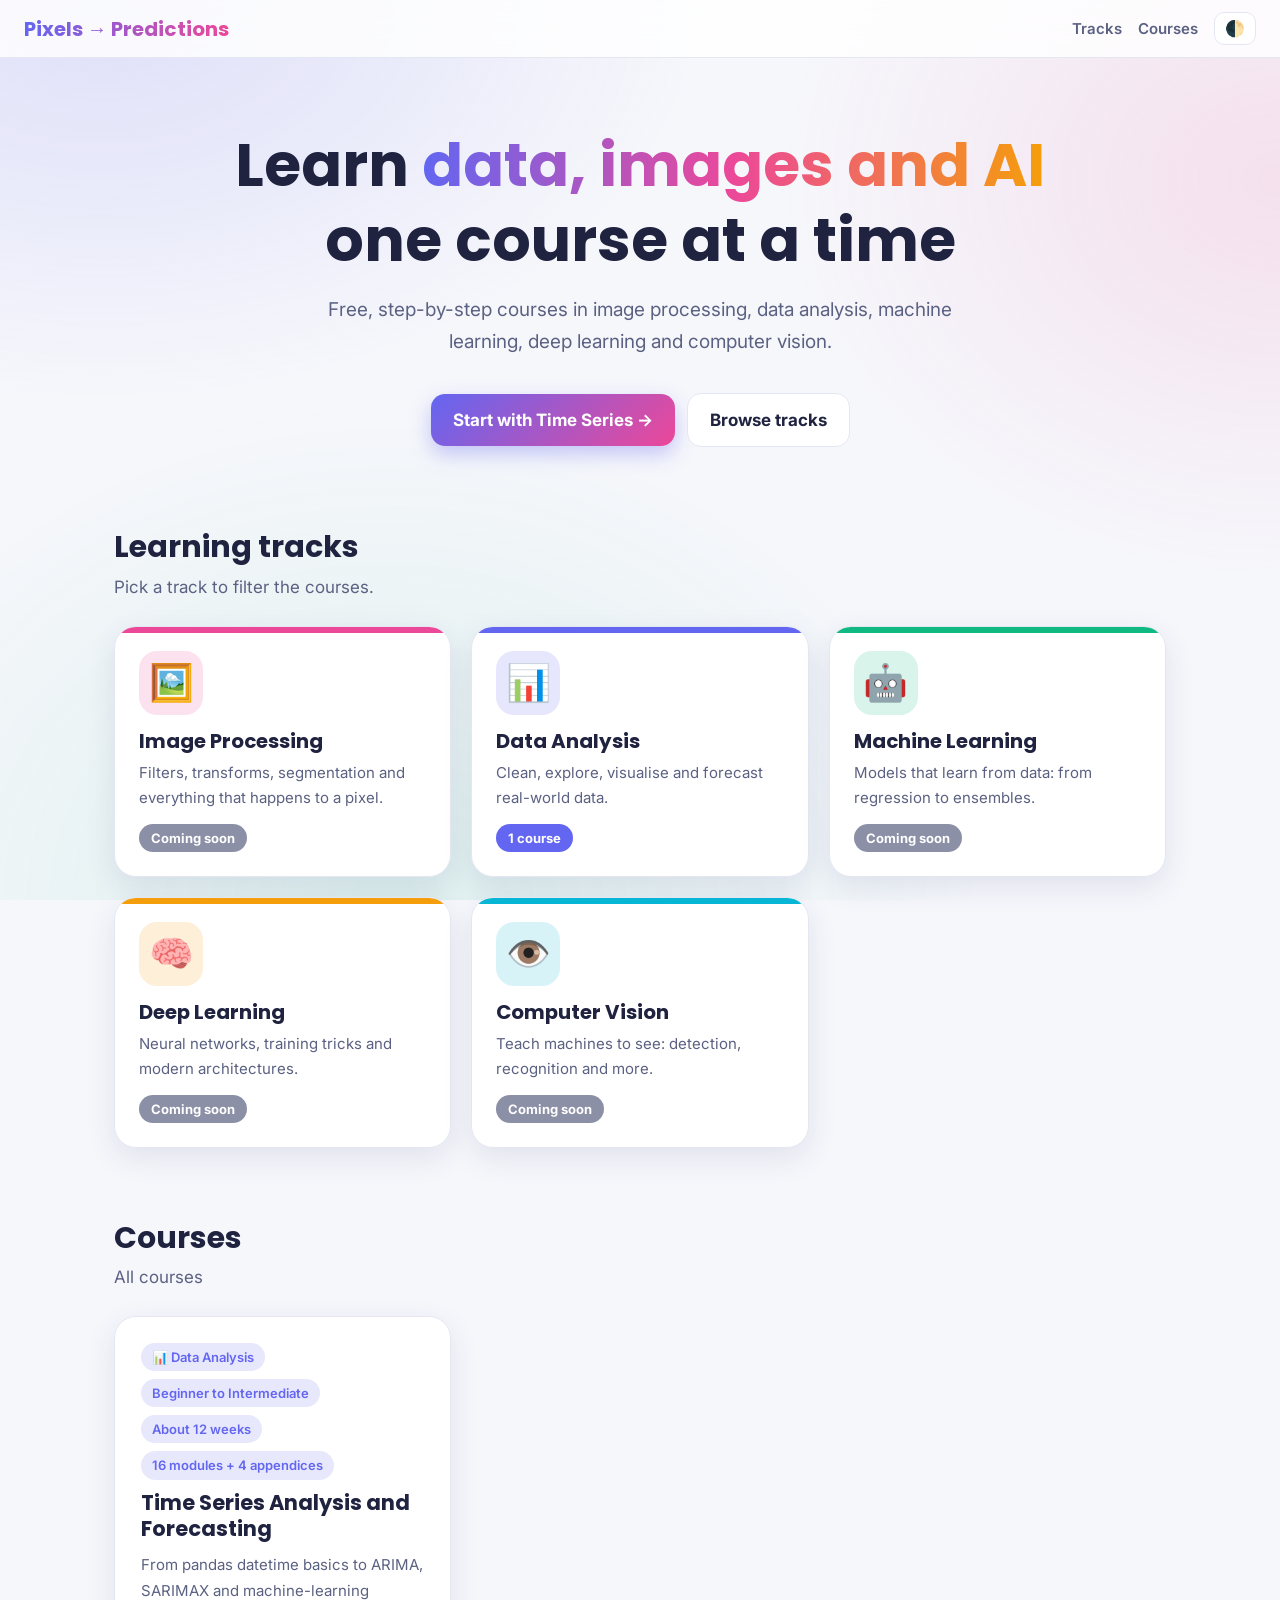
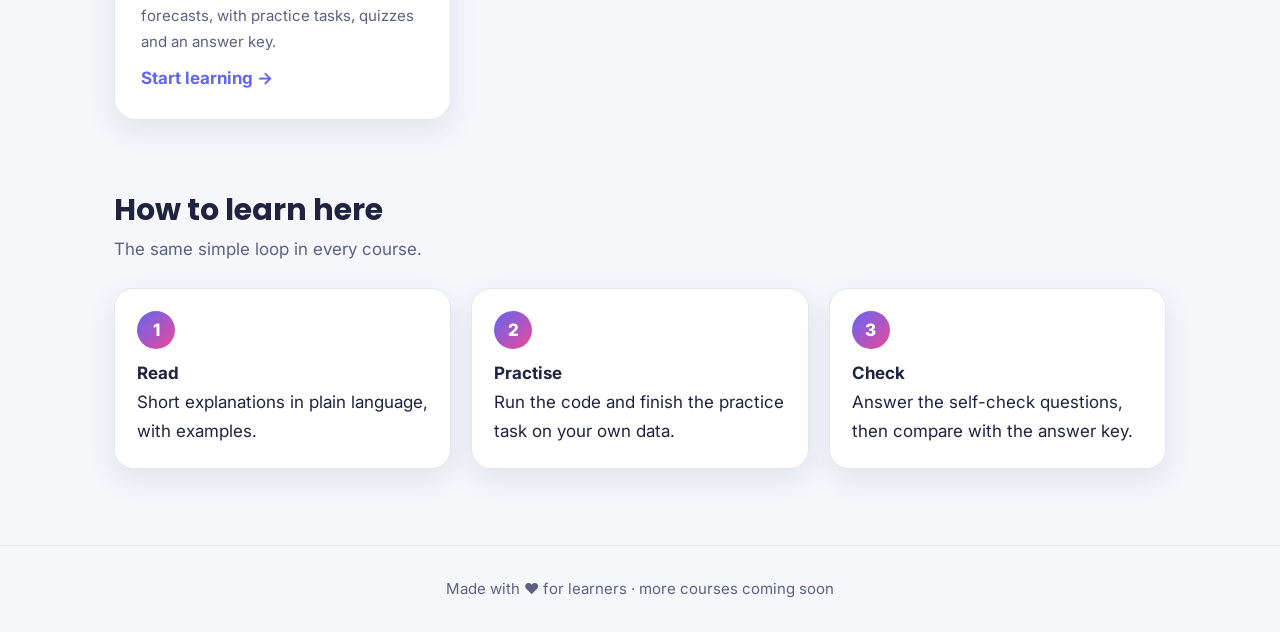
<file: index.html>
<!doctype html><html lang="en"><head><meta charset="utf-8"><meta name="viewport" content="width=device-width,initial-scale=1">
<title>Pixels to Predictions | Learn Data, ML, Deep Learning and Vision</title>
<meta name="description" content="Free, colourful courses in image processing, data analysis, machine learning, deep learning and computer vision.">
<link rel="preconnect" href="https://fonts.googleapis.com"><link href="https://fonts.googleapis.com/css2?family=Inter:wght@400;600&family=Poppins:wght@600;700;800&display=swap" rel="stylesheet">
<link rel="stylesheet" href="assets/site.css">
<script>try{var t=localStorage.getItem("theme");if(t)document.documentElement.dataset.theme=t}catch(e){}</script></head><body>
<header class="topbar"><a class="logo" href="index.html">Pixels → Predictions</a>
<nav><a href="#tracks">Tracks</a><a href="#courses">Courses</a><button class="iconbtn" id="theme" aria-label="Toggle theme">🌓</button></nav></header>
<main class="wrap">
<section class="hero"><h1>Learn <span class="grad">data, images and AI</span><br>one course at a time</h1>
<p>Free, step-by-step courses in image processing, data analysis, machine learning, deep learning and computer vision.</p>
<a class="btn" href="courses/time-series.html">Start with Time Series →</a><a class="btn ghost" href="#tracks">Browse tracks</a></section>
<section class="block" id="tracks"><h2>Learning tracks</h2><p class="sub">Pick a track to filter the courses.</p><div class="grid" id="trackGrid"></div></section>
<section class="block" id="courses"><h2>Courses</h2><p class="sub" id="filterNote">All courses</p><div class="grid" id="courseGrid"></div></section>
<section class="block"><h2>How to learn here</h2><p class="sub">The same simple loop in every course.</p>
<div class="steps"><div><b>Read</b><br>Short explanations in plain language, with examples.</div><div><b>Practise</b><br>Run the code and finish the practice task on your own data.</div><div><b>Check</b><br>Answer the self-check questions, then compare with the answer key.</div></div></section>
</main><footer>Made with ❤️ for learners · more courses coming soon</footer>
<script src="assets/courses.js"></script>
<script>
var active=null,T=document.getElementById("trackGrid"),C=document.getElementById("courseGrid"),N=document.getElementById("filterNote");
function track(id){return TRACKS.find(function(t){return t.id===id})}
function drawTracks(){T.innerHTML="";TRACKS.forEach(function(t){var n=COURSES.filter(function(c){return c.track===t.id}).length,d=document.createElement("div");
d.className="track"+(active===t.id?" on":"");d.style.setProperty("--c",t.color);
d.innerHTML='<span class="ic">'+t.icon+'</span><h3>'+t.name+'</h3><p>'+t.blurb+'</p><span class="tag'+(n?"":" soon")+'">'+(n?n+" course"+(n>1?"s":""):"Coming soon")+'</span>';
d.onclick=function(){active=active===t.id?null:t.id;drawTracks();drawCourses();document.getElementById("courses").scrollIntoView()};T.appendChild(d)})}
function drawCourses(){C.innerHTML="";var list=COURSES.filter(function(c){return!active||c.track===active});
N.textContent=active?track(active).name+" courses":"All courses";
if(!list.length){C.innerHTML='<p class="sub">Courses for this track are coming soon.</p>';return}
list.forEach(function(c){var t=track(c.track),a=document.createElement("a");a.className="course";a.href=c.url;a.style.setProperty("--c",t.color);
a.innerHTML='<div class="meta"><span>'+t.icon+" "+t.name+'</span><span>'+c.level+'</span><span>'+c.time+'</span><span>'+c.modules+'</span></div><h3>'+c.title+'</h3><p>'+c.blurb+'</p><b style="color:'+t.color+'">Start learning →</b>';C.appendChild(a)})}
drawTracks();drawCourses();
document.getElementById("theme").onclick=function(){var r=document.documentElement,n=r.dataset.theme==="dark"?"light":"dark";r.dataset.theme=n;try{localStorage.setItem("theme",n)}catch(e){}};
</script></body></html>
</file>
<file: assets/site.css>
:root{--bg:#f6f7fb;--card:#fff;--text:#1f2340;--muted:#5b6182;--rule:#e4e7f2;--shadow:0 10px 30px rgba(40,50,120,.10);--brand:#6366f1;--brand2:#ec4899}
[data-theme=dark]{--bg:#0e1022;--card:#171a33;--text:#e8eaff;--muted:#a3a8d4;--rule:#2a2e55;--shadow:0 10px 30px rgba(0,0,0,.45)}
*{box-sizing:border-box}html{scroll-behavior:smooth;scroll-padding-top:84px}
body{margin:0;background:var(--bg);color:var(--text);font:17px/1.7 Inter,system-ui,-apple-system,"Segoe UI",sans-serif;position:relative}
body::before{content:"";position:fixed;inset:0;z-index:-1;background:radial-gradient(600px 400px at 8% 0,rgba(99,102,241,.16),transparent),radial-gradient(500px 400px at 100% 20%,rgba(236,72,153,.13),transparent),radial-gradient(600px 500px at 30% 100%,rgba(16,185,129,.10),transparent)}
h1,h2,h3{font-family:Poppins,Inter,system-ui,sans-serif;line-height:1.25}
a{color:var(--brand)}
.topbar{position:sticky;top:0;z-index:50;display:flex;align-items:center;gap:18px;padding:12px 24px;background:color-mix(in srgb,var(--card) 82%,transparent);backdrop-filter:blur(12px);border-bottom:1px solid var(--rule)}
.logo{font:700 20px Poppins,sans-serif;text-decoration:none;background:linear-gradient(90deg,var(--brand),var(--brand2));-webkit-background-clip:text;background-clip:text;color:transparent}
.topbar nav{margin-left:auto;display:flex;gap:16px;align-items:center}
.topbar nav a{color:var(--muted);text-decoration:none;font-weight:600;font-size:15px}.topbar nav a:hover{color:var(--brand)}
.iconbtn{border:1px solid var(--rule);background:var(--card);color:var(--text);border-radius:10px;padding:6px 10px;cursor:pointer;font-size:16px}
.btn{display:inline-block;padding:12px 22px;border-radius:14px;font-weight:700;text-decoration:none;color:#fff;background:linear-gradient(135deg,var(--brand),var(--brand2));box-shadow:0 8px 20px rgba(99,102,241,.35);transition:transform .2s}
.btn:hover{transform:translateY(-3px)}.btn.ghost{background:var(--card);color:var(--text);box-shadow:none;border:1px solid var(--rule)}
.wrap{max-width:1100px;margin:0 auto;padding:0 24px}
.hero{padding:70px 0 40px;text-align:center}
.hero h1{font-size:clamp(34px,6vw,60px);margin:0 0 16px}
.grad{background:linear-gradient(90deg,#6366f1,#ec4899,#f59e0b);-webkit-background-clip:text;background-clip:text;color:transparent}
.hero p{max-width:680px;margin:0 auto 28px;color:var(--muted);font-size:19px}
.hero .btn{margin:6px}
section.block{padding:36px 0}
section.block>h2{font-size:30px;margin:0 0 6px}.sub{color:var(--muted);margin:0 0 24px}
.grid{display:grid;grid-template-columns:repeat(auto-fill,minmax(250px,1fr));gap:20px}
.track{--c:var(--brand);position:relative;padding:24px;border-radius:22px;background:var(--card);box-shadow:var(--shadow);border:1px solid var(--rule);cursor:pointer;overflow:hidden;transition:transform .25s}
.track::before{content:"";position:absolute;inset:0 0 auto 0;height:6px;background:var(--c)}
.track:hover,.track.on{transform:translateY(-6px);border-color:var(--c)}
.track .ic{font-size:36px;display:inline-grid;place-items:center;width:64px;height:64px;border-radius:18px;background:color-mix(in srgb,var(--c) 16%,var(--card))}
.track h3{margin:14px 0 6px}.track p{margin:0 0 12px;color:var(--muted);font-size:15px}
.tag{display:inline-block;padding:3px 12px;border-radius:99px;font-size:13px;font-weight:700;color:#fff;background:var(--c)}.tag.soon{background:var(--muted);opacity:.7}
.course{--c:var(--brand);display:flex;flex-direction:column;gap:10px;padding:26px;border-radius:22px;background:var(--card);box-shadow:var(--shadow);border:1px solid var(--rule);text-decoration:none;color:inherit;transition:transform .25s}
.course:hover{transform:translateY(-6px)}
.course h3{margin:0;font-size:21px}.course p{margin:0;color:var(--muted);font-size:15px}
.meta{display:flex;flex-wrap:wrap;gap:8px}.meta span{font-size:13px;font-weight:600;padding:3px 11px;border-radius:99px;background:color-mix(in srgb,var(--c) 15%,var(--card));color:var(--c)}
.steps{display:grid;grid-template-columns:repeat(auto-fit,minmax(230px,1fr));gap:20px;counter-reset:s}
.steps div{counter-increment:s;padding:22px;border-radius:20px;background:var(--card);border:1px solid var(--rule);box-shadow:var(--shadow)}
.steps div::before{content:counter(s);display:grid;place-items:center;width:38px;height:38px;border-radius:50%;margin-bottom:10px;color:#fff;font-weight:800;background:linear-gradient(135deg,var(--brand),var(--brand2))}
footer{margin-top:40px;padding:30px 24px;text-align:center;color:var(--muted);border-top:1px solid var(--rule);font-size:15px}
</file>
